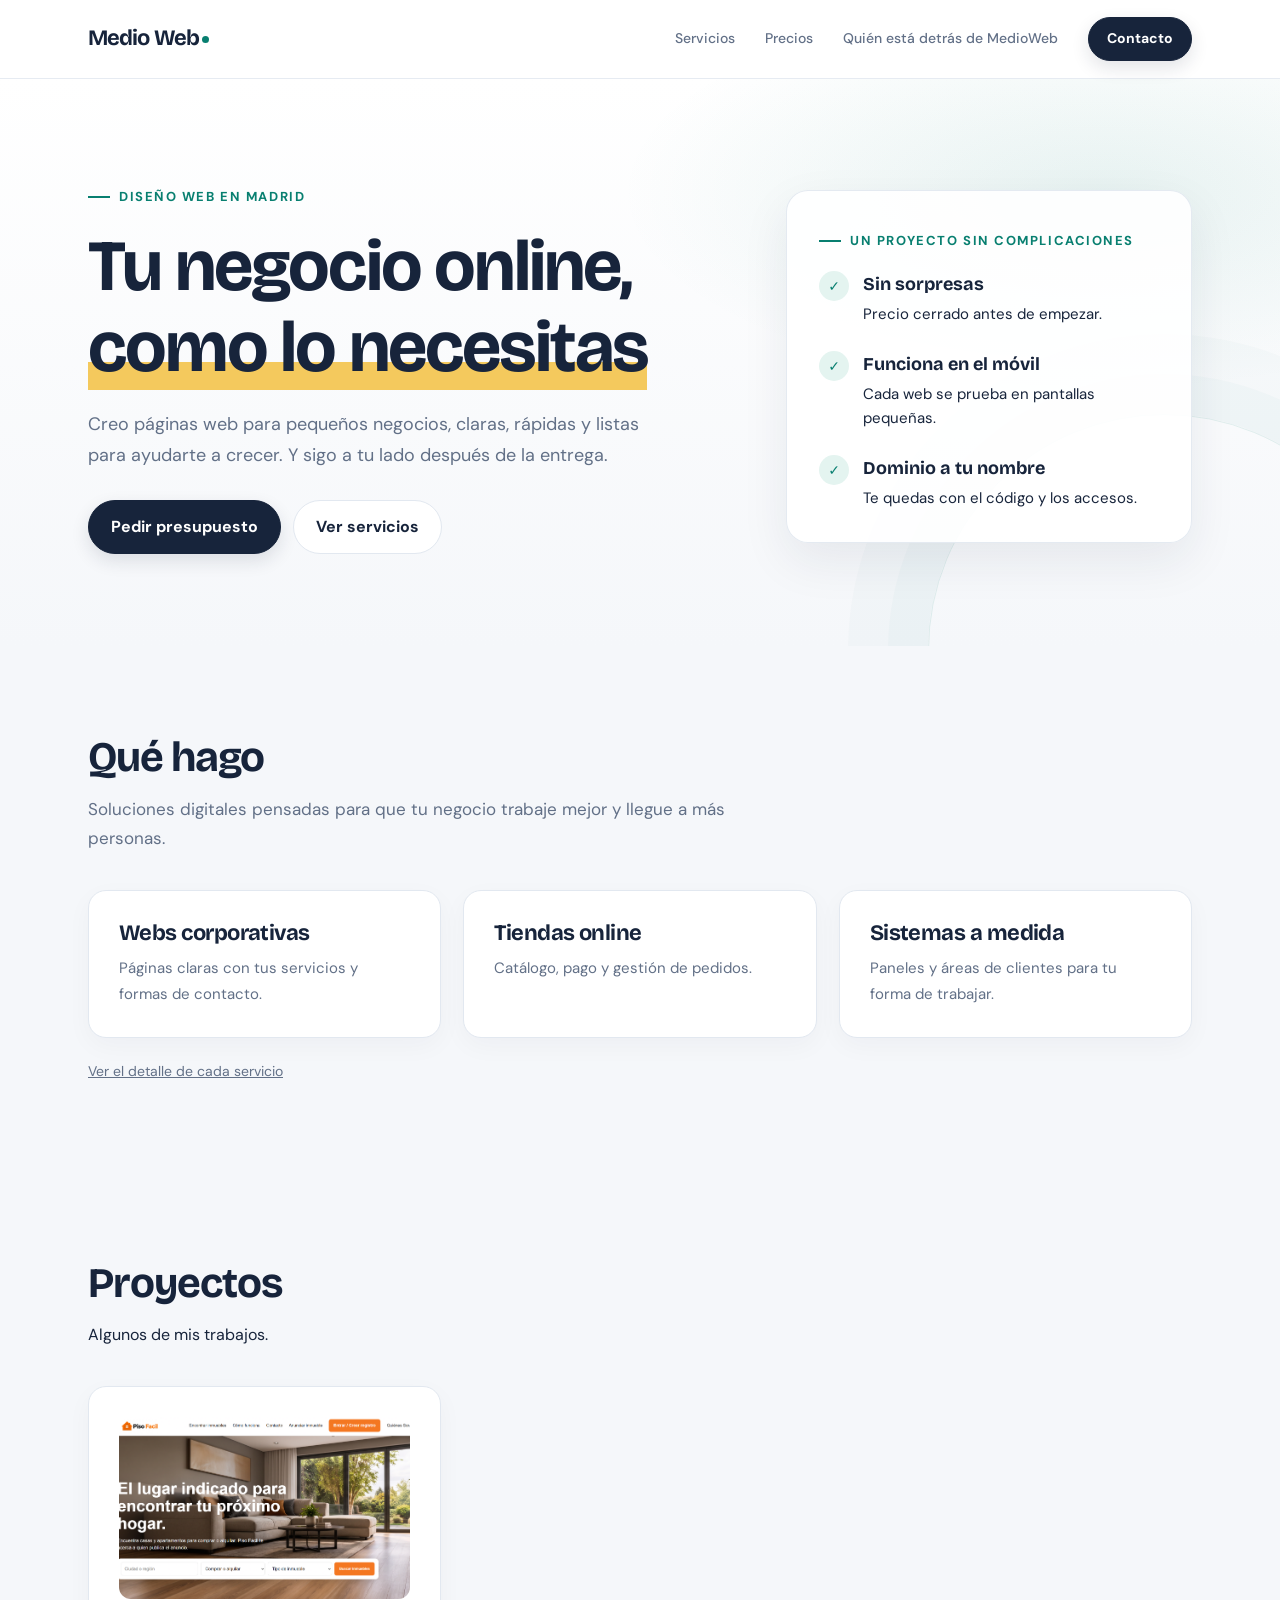
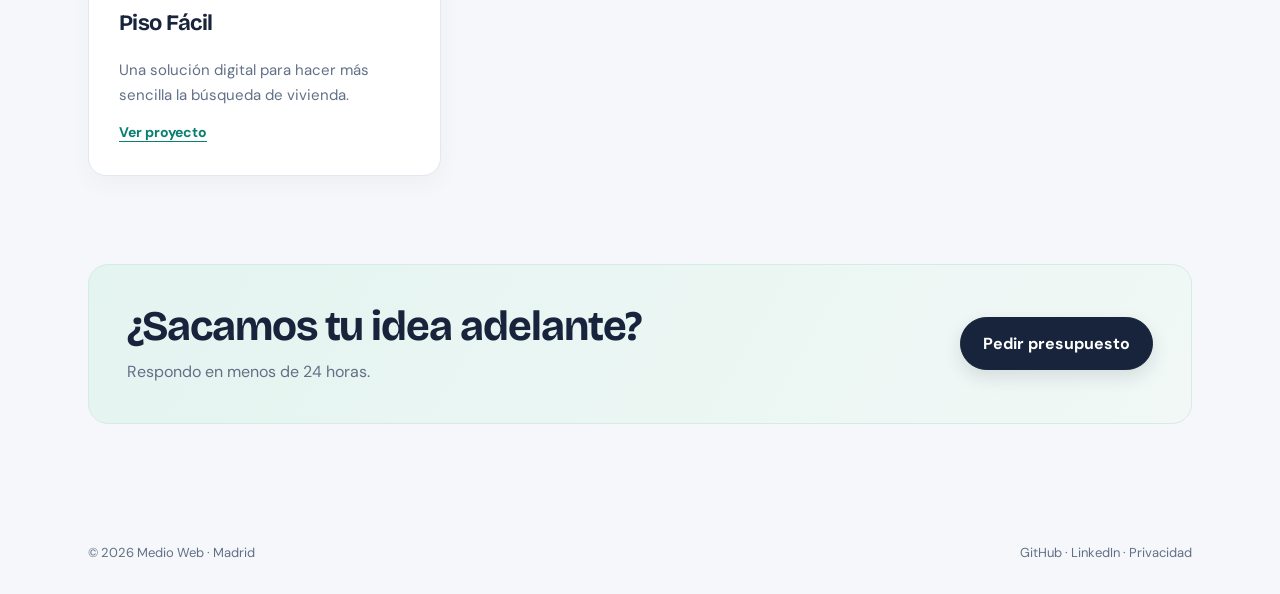
<file: index.html>
<!DOCTYPE html>
<html lang="es">

<head>
  <meta charset="UTF-8">
  <meta name="viewport" content="width=device-width, initial-scale=1">
  <title>Medio Web | Diseño de páginas web en Madrid</title>
  <meta name="description"
    content="Diseño de páginas web, tiendas online y sistemas a medida para pequeños negocios en Madrid. Precio cerrado y acompañamiento tras la entrega.">
  <link rel="canonical" href="https://iranlsjr.github.io/MedioWeb/">
  <link rel="preconnect" href="https://fonts.googleapis.com">
  <link rel="preconnect" href="https://fonts.gstatic.com" crossorigin>
  <link
    href="https://fonts.googleapis.com/css2?family=Bricolage+Grotesque:wght@500;700&family=DM+Sans:wght@400;500&display=swap"
    rel="stylesheet">
  <link rel="stylesheet" href="css/style.css">
  <link rel="stylesheet" href="css/menu.css">
  <script src="Js/site.js" defer></script>
  <script src="Js/menu.js" defer></script>
</head>

<body>
  <header>
    <div class="wrap">
      <a class="logo" href="index.html" data-site="nombre"></a>

      <button class="menu-toggle" type="button" aria-label="Abrir menú" aria-expanded="false" aria-controls="menu">
        <span></span><span></span><span></span>
      </button>

      <nav id="menu" aria-label="Navegación principal">
        <a href="servicios.html">Servicios</a>
        <a href="precios.html">Precios</a>
        <a href="sobre.html">Quién está detrás de MedioWeb</a>
        <a class="btn btn-main btn-sm" href="contacto.html">Contacto</a>
      </nav>
    </div>
  </header>
  <main>
    <section class="hero">
      <div class="wrap">
        <div>
          <span class="eyebrow">Diseño web en Madrid</span>
          <h1>Tu negocio online, <span>como lo necesitas</span></h1>
          <p>Creo páginas web para pequeños negocios, claras, rápidas y listas para ayudarte a crecer. Y sigo a tu lado después de la entrega.</p>
          <div class="actions"><a class="btn btn-main" href="contacto.html">Pedir presupuesto</a><a class="btn btn-line"
              href="servicios.html">Ver servicios</a></div>
        </div>
        <div class="panel">
          <span class="eyebrow">Un proyecto sin complicaciones</span>
          <ul>
            <li><span><strong>Sin sorpresas</strong>Precio cerrado antes de empezar.</span></li>
            <li><span><strong>Funciona en el móvil</strong>Cada web se prueba en pantallas pequeñas.</span></li>
            <li><span><strong>Dominio a tu nombre</strong>Te quedas con el código y los accesos.</span></li>
          </ul>
        </div>
      </div>
    </section>
    <!-- Que  hago -->
    <section>
      <div class="wrap">
        <h2>Qué hago</h2>
        <p class="section-intro">Soluciones digitales pensadas para que tu negocio trabaje mejor y llegue a más personas.</p>
        <div class="grid3">
          <article class="card">
            <h3>Webs corporativas</h3>
            <p>Páginas claras con tus servicios y formas de contacto.</p>
          </article>
          <article class="card">
            <h3>Tiendas online</h3>
            <p>Catálogo, pago y gestión de pedidos.</p>
          </article>
          <article class="card">
            <h3>Sistemas a medida</h3>
            <p>Paneles y áreas de clientes para tu forma de trabajar.</p>
          </article>
        </div>
        <p class="note"><a href="servicios.html">Ver el detalle de cada servicio</a></p>
      </div>
    </section>
    <!-- Que  portfolio -->
<section id="proyectos">
  <div class="wrap">
    <h2>Proyectos</h2>
    <p>Algunos de mis trabajos.</p>

    <div class="grid3">

      <article class="card project">
        <img src="assets/img/projetos/pisofacil.png" alt="Captura del proyecto Piso Fácil" loading="lazy">
        <h3>Piso Fácil</h3>
        <p>Una solución digital para hacer más sencilla la búsqueda de vivienda.</p>
        <a class="button" href="https://iranlsjr.github.io/PisoFacil/" target="_blank" rel="noopener">Ver proyecto</a>
      </article>
    </div>
  </div>
</section>

    <section style="padding-top:0">
      <div class="wrap">
        <div class="band">
          <div>
            <h2 style="margin:0">¿Sacamos tu idea adelante?</h2>
            <p class="lead">Respondo en menos de 24 horas.</p>
          </div><a class="btn btn-main" href="contacto.html">Pedir presupuesto</a>
        </div>
      </div>
    </section>
  </main>
  <footer>
    <div class="wrap">
      <span>© 2026 <span data-site="nombre"></span> · <span data-site="ciudad"></span></span>
      <span data-enlaces></span>
    </div>
  </footer>
</body>

</html>
</file>
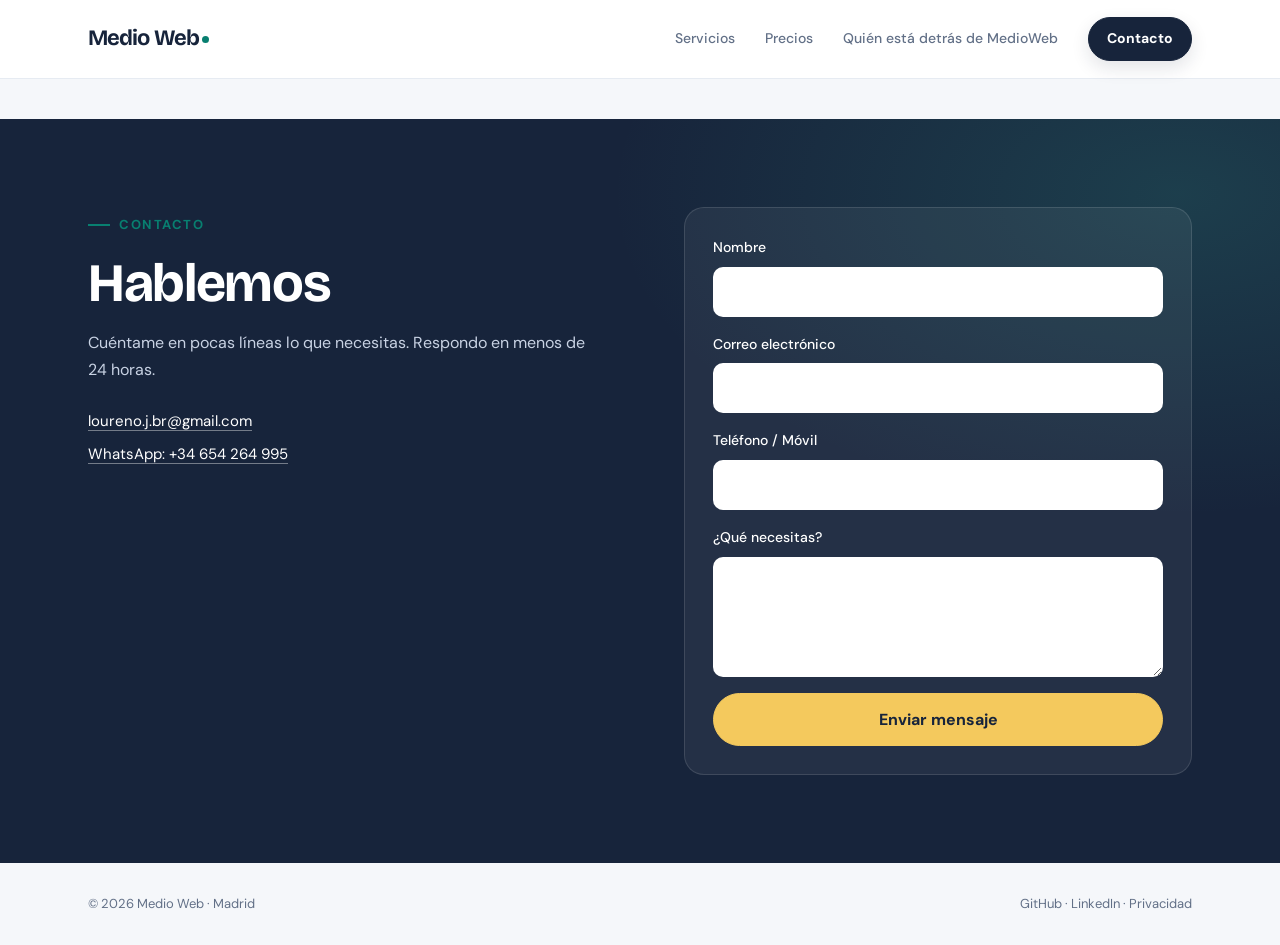
<file: contacto.html>
<!DOCTYPE html>
<html lang="es">
<head>
<meta charset="UTF-8">
<meta name="viewport" content="width=device-width, initial-scale=1">
<title>Contacto | Medio Web</title>
<meta name="description" content="Diseño de páginas web, tiendas online y sistemas a medida para pequeños negocios en Madrid.">
<link rel="preconnect" href="https://fonts.googleapis.com">
<link rel="preconnect" href="https://fonts.gstatic.com" crossorigin>
<link href="https://fonts.googleapis.com/css2?family=Bricolage+Grotesque:wght@500;700&family=DM+Sans:wght@400;500&display=swap" rel="stylesheet">
<link rel="stylesheet" href="css/style.css">
<link rel="stylesheet" href="css/menu.css">
<script src="Js/site.js" defer></script>
<script src="Js/menu.js" defer></script>
</head>
<body>
<header>
  <div class="wrap">
    <a class="logo" href="index.html" data-site="nombre"></a>

    <button class="menu-toggle" type="button" aria-label="Abrir menú" aria-expanded="false" aria-controls="menu">
      <span></span><span></span><span></span>
    </button>

    <nav id="menu" aria-label="Navegación principal">
      <a href="servicios.html">Servicios</a>
      <a href="precios.html">Precios</a>
      <a href="sobre.html">Quién está detrás de MedioWeb</a>
      <a class="btn btn-main btn-sm" href="contacto.html" aria-current="page">Contacto</a>
    </nav>
  </div>
</header>
<main>
<section class="contact" style="margin-top:40px"><div class="wrap">
<div><span class="eyebrow">Contacto</span><h1>Hablemos</h1>
<p class="lead">Cuéntame en pocas líneas lo que necesitas. Respondo en menos de 24 horas.</p>
<div class="alt"><a href="mailto:loureno.j.br@gmail.com">loureno.j.br@gmail.com</a><a href="https://wa.me/34654264995">WhatsApp: +34 654 264 995</a></div></div>
<form action="https://formspree.io/f/xzeddewe" method="POST">
<label>Nombre<input type="text" name="nombre" required autocomplete="name"></label>
<label>Correo electrónico<input type="email" name="email" required autocomplete="email"></label>
<label>Teléfono / Móvil<input type="tel" name="telefono" autocomplete="tel"></label>
<label>¿Qué necesitas?<textarea name="mensaje" required></textarea></label>
<button class="btn btn-main" type="submit">Enviar mensaje</button></form></div></section>
</main>
<footer>
  <div class="wrap">
  <span>© 2026 <span data-site="nombre"></span> · <span data-site="ciudad"></span></span>
  <span data-enlaces></span>
  </div>
</footer>
</body>
</html>
</file>
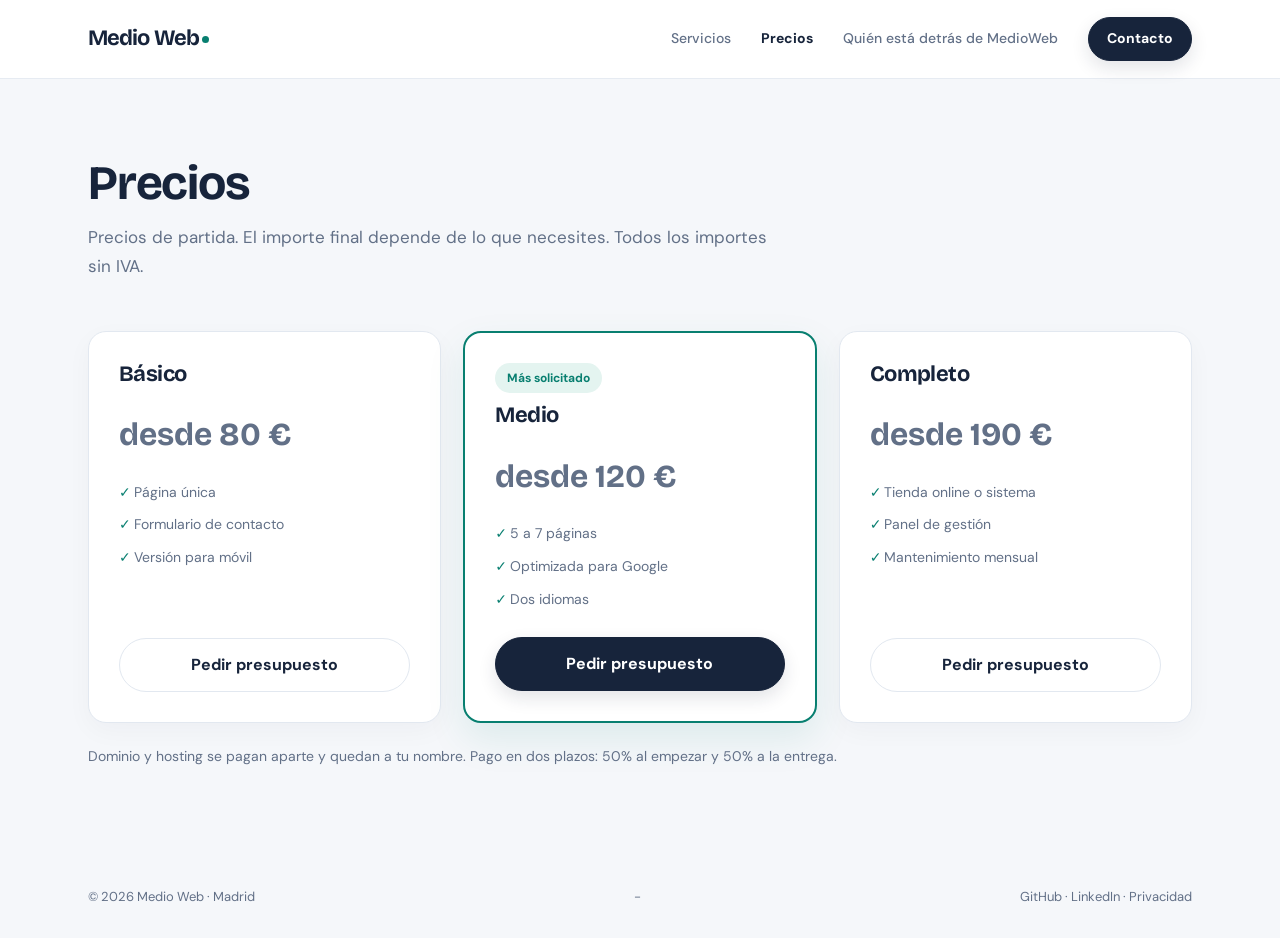
<file: precios.html>
<!DOCTYPE html>
<html lang="es">
<head>
<meta charset="UTF-8">
<meta name="viewport" content="width=device-width, initial-scale=1">
<title>Precios | Medio Web</title>
<meta name="description" content="Diseño de páginas web, tiendas online y sistemas a medida para pequeños negocios en Madrid.">
<link rel="preconnect" href="https://fonts.googleapis.com">
<link rel="preconnect" href="https://fonts.gstatic.com" crossorigin>
<link href="https://fonts.googleapis.com/css2?family=Bricolage+Grotesque:wght@500;700&family=DM+Sans:wght@400;500&display=swap" rel="stylesheet">
<link rel="stylesheet" href="css/style.css">
<link rel="stylesheet" href="css/menu.css">
<script src="Js/site.js" defer></script>
<script src="Js/menu.js" defer></script>
</head>
<body>
<header>
  <div class="wrap">
    <a class="logo" href="index.html" data-site="nombre"></a>

    <button class="menu-toggle" type="button" aria-label="Abrir menú" aria-expanded="false" aria-controls="menu">
      <span></span><span></span><span></span>
    </button>

    <nav id="menu" aria-label="Navegación principal">
      <a href="servicios.html">Servicios</a>
      <a class="ativo" href="precios.html" aria-current="page">Precios</a>
      <a href="sobre.html">Quién está detrás de MedioWeb</a>
      <a class="btn btn-main btn-sm" href="contacto.html">Contacto</a>
    </nav>
  </div>
</header>
<main>
<section class="page-head"><div class="wrap"><h1 style="font-size:clamp(34px,5vw,48px)">Precios</h1><p class="lead">Precios de partida. El importe final depende de lo que necesites. Todos los importes sin IVA.</p></div></section>
<section style="padding-top:32px"><div class="wrap"><div class="grid3" style="margin-top:0"><article class="card price"><h3>Básico</h3><p class="amount">desde 80 €</p><ul><li>Página única</li><li>Formulario de contacto</li><li>Versión para móvil</li></ul><a class="btn btn-line" href="contacto.html">Pedir presupuesto</a></article><article class="card price featured"><span class="tag">Más solicitado</span><h3>Medio</h3><p class="amount">desde 120 €</p><ul><li>5 a 7 páginas</li><li>Optimizada para Google</li><li>Dos idiomas</li></ul><a class="btn btn-main" href="contacto.html">Pedir presupuesto</a></article><article class="card price"><h3>Completo</h3><p class="amount">desde 190 €</p><ul><li>Tienda online o sistema</li><li>Panel de gestión</li><li>Mantenimiento mensual</li></ul><a class="btn btn-line" href="contacto.html">Pedir presupuesto</a></article></div>
<p class="note">Dominio y hosting se pagan aparte y quedan a tu nombre. Pago en dos plazos: 50% al empezar y 50% a la entrega.</p></div></section>
</main>
<footer>
  <div class="wrap">
    <span>© 2026 <span data-site="nombre"></span> · <span data-site="ciudad"></span></span>
   -<span data-enlaces></span>
  </div>
</footer>
</body>
</html>
</file>
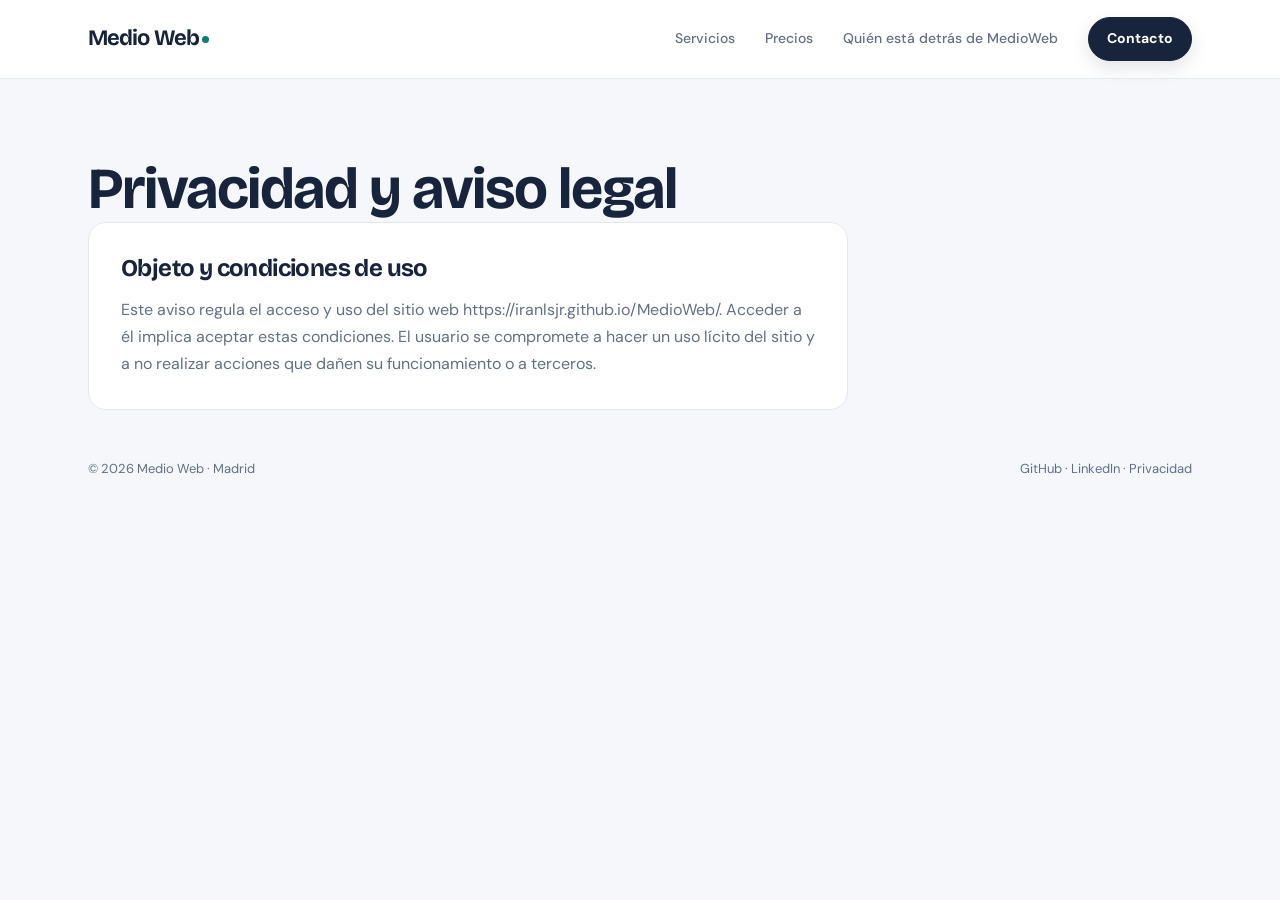
<file: privacidad.html>
<!DOCTYPE html>
<html lang="es">
<head>
<meta charset="UTF-8">
<meta name="viewport" content="width=device-width, initial-scale=1">
<title>Privacidad | Medio Web</title>
<meta name="description" content="Diseño de páginas web, tiendas online y sistemas a medida para pequeños negocios en Madrid.">
<link rel="preconnect" href="https://fonts.googleapis.com">
<link rel="preconnect" href="https://fonts.gstatic.com" crossorigin>
<link href="https://fonts.googleapis.com/css2?family=Bricolage+Grotesque:wght@500;700&family=DM+Sans:wght@400;500&display=swap" rel="stylesheet">
<link rel="stylesheet" href="css/style.css">
<link rel="stylesheet" href="css/menu.css">
<script src="Js/site.js" defer></script>
<script src="Js/menu.js" defer></script>
</head>
<body>
<header>
  <div class="wrap">
    <a class="logo" href="index.html" data-site="nombre"></a>

    <button class="menu-toggle" type="button" aria-label="Abrir menú" aria-expanded="false" aria-controls="menu">
      <span></span><span></span><span></span>
    </button>

    <nav id="menu" aria-label="Navegación principal">
      <a href="servicios.html">Servicios</a>
      <a href="precios.html">Precios</a>
      <a href="sobre.html">Quién está detrás de MedioWeb</a>
      <a class="btn btn-main btn-sm" href="contacto.html">Contacto</a>
    </nav>
  </div>
</header>
<main>
<section class="page-head"><div class="wrap"><h1>Privacidad y aviso legal</h1>
<div class="legal-copy"><h2>Objeto y condiciones de uso</h2>
<p>Este aviso regula el acceso y uso del sitio web https://iranlsjr.github.io/MedioWeb/. Acceder a él implica aceptar estas condiciones. El usuario se compromete a hacer un uso lícito del sitio y a no realizar acciones que dañen su funcionamiento o a terceros.</p></div></div></section>
</main>
<footer>
  <div class="wrap">
     <span>© 2026 <span data-site="nombre"></span> · <span data-site="ciudad"></span></span>
     <span data-enlaces></span>
  </div>
</footer>
</body>
</html>
</file>
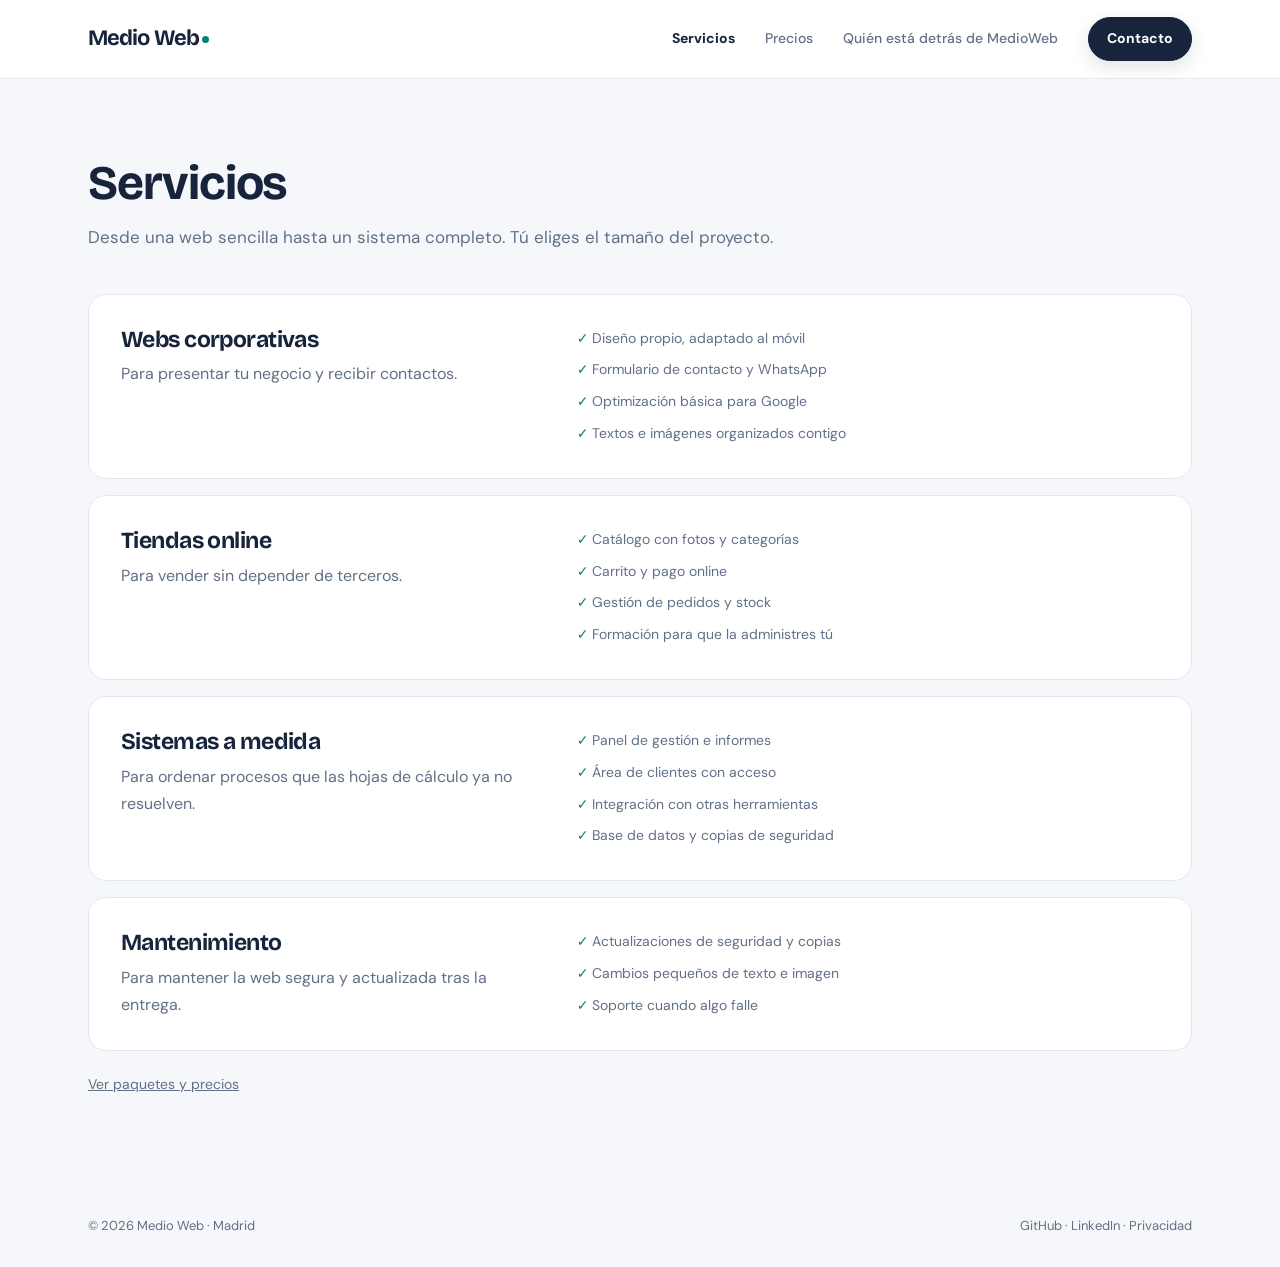
<file: servicios.html>
<!DOCTYPE html>
<html lang="es">
<head>
<meta charset="UTF-8">
<meta name="viewport" content="width=device-width, initial-scale=1">
<title>Servicios | Medio Web</title>
<meta name="description" content="Diseño de páginas web, tiendas online y sistemas a medida para pequeños negocios en Madrid.">
<link rel="preconnect" href="https://fonts.googleapis.com">
<link rel="preconnect" href="https://fonts.gstatic.com" crossorigin>
<link href="https://fonts.googleapis.com/css2?family=Bricolage+Grotesque:wght@500;700&family=DM+Sans:wght@400;500&display=swap" rel="stylesheet">
<link rel="stylesheet" href="css/style.css">
<link rel="stylesheet" href="css/menu.css">
<script src="Js/site.js" defer></script>
<script src="Js/menu.js" defer></script>
</head>
<body>
<header>
  <div class="wrap">
    <a class="logo" href="index.html" data-site="nombre"></a>

    <button class="menu-toggle" type="button" aria-label="Abrir menú" aria-expanded="false" aria-controls="menu">
      <span></span><span></span><span></span>
    </button>

    <nav id="menu" aria-label="Navegación principal">
      <a class="ativo" href="servicios.html" aria-current="page">Servicios</a>
      <a href="precios.html">Precios</a>
      <a href="sobre.html">Quién está detrás de MedioWeb</a>
      <a class="btn btn-main btn-sm" href="contacto.html">Contacto</a>
    </nav>
  </div>
</header>
<main>
<section class="page-head"><div class="wrap"><h1 style="font-size:clamp(34px,5vw,48px)">Servicios</h1><p class="lead">Desde una web sencilla hasta un sistema completo. Tú eliges el tamaño del proyecto.</p></div></section>
<section style="padding-top:24px"><div class="wrap"><div class="detail"><div><h3>Webs corporativas</h3><p class="lead">Para presentar tu negocio y recibir contactos.</p></div><ul><li>Diseño propio, adaptado al móvil</li><li>Formulario de contacto y WhatsApp</li><li>Optimización básica para Google</li><li>Textos e imágenes organizados contigo</li></ul></div><div class="detail"><div><h3>Tiendas online</h3><p class="lead">Para vender sin depender de terceros.</p></div><ul><li>Catálogo con fotos y categorías</li><li>Carrito y pago online</li><li>Gestión de pedidos y stock</li><li>Formación para que la administres tú</li></ul></div><div class="detail"><div><h3>Sistemas a medida</h3><p class="lead">Para ordenar procesos que las hojas de cálculo ya no resuelven.</p></div><ul><li>Panel de gestión e informes</li><li>Área de clientes con acceso</li><li>Integración con otras herramientas</li><li>Base de datos y copias de seguridad</li></ul></div><div class="detail"><div><h3>Mantenimiento</h3><p class="lead">Para mantener la web segura y actualizada tras la entrega.</p></div><ul><li>Actualizaciones de seguridad y copias</li><li>Cambios pequeños de texto e imagen</li><li>Soporte cuando algo falle</li></ul></div><p class="note"><a href="precios.html">Ver paquetes y precios</a></p></div></section>
</main>
<footer>
  <div class="wrap">
    <span>© 2026 <span data-site="nombre"></span> · <span data-site="ciudad"></span></span>
    <span data-enlaces></span>
  </div>
</footer>
</body>
</html>
</file>
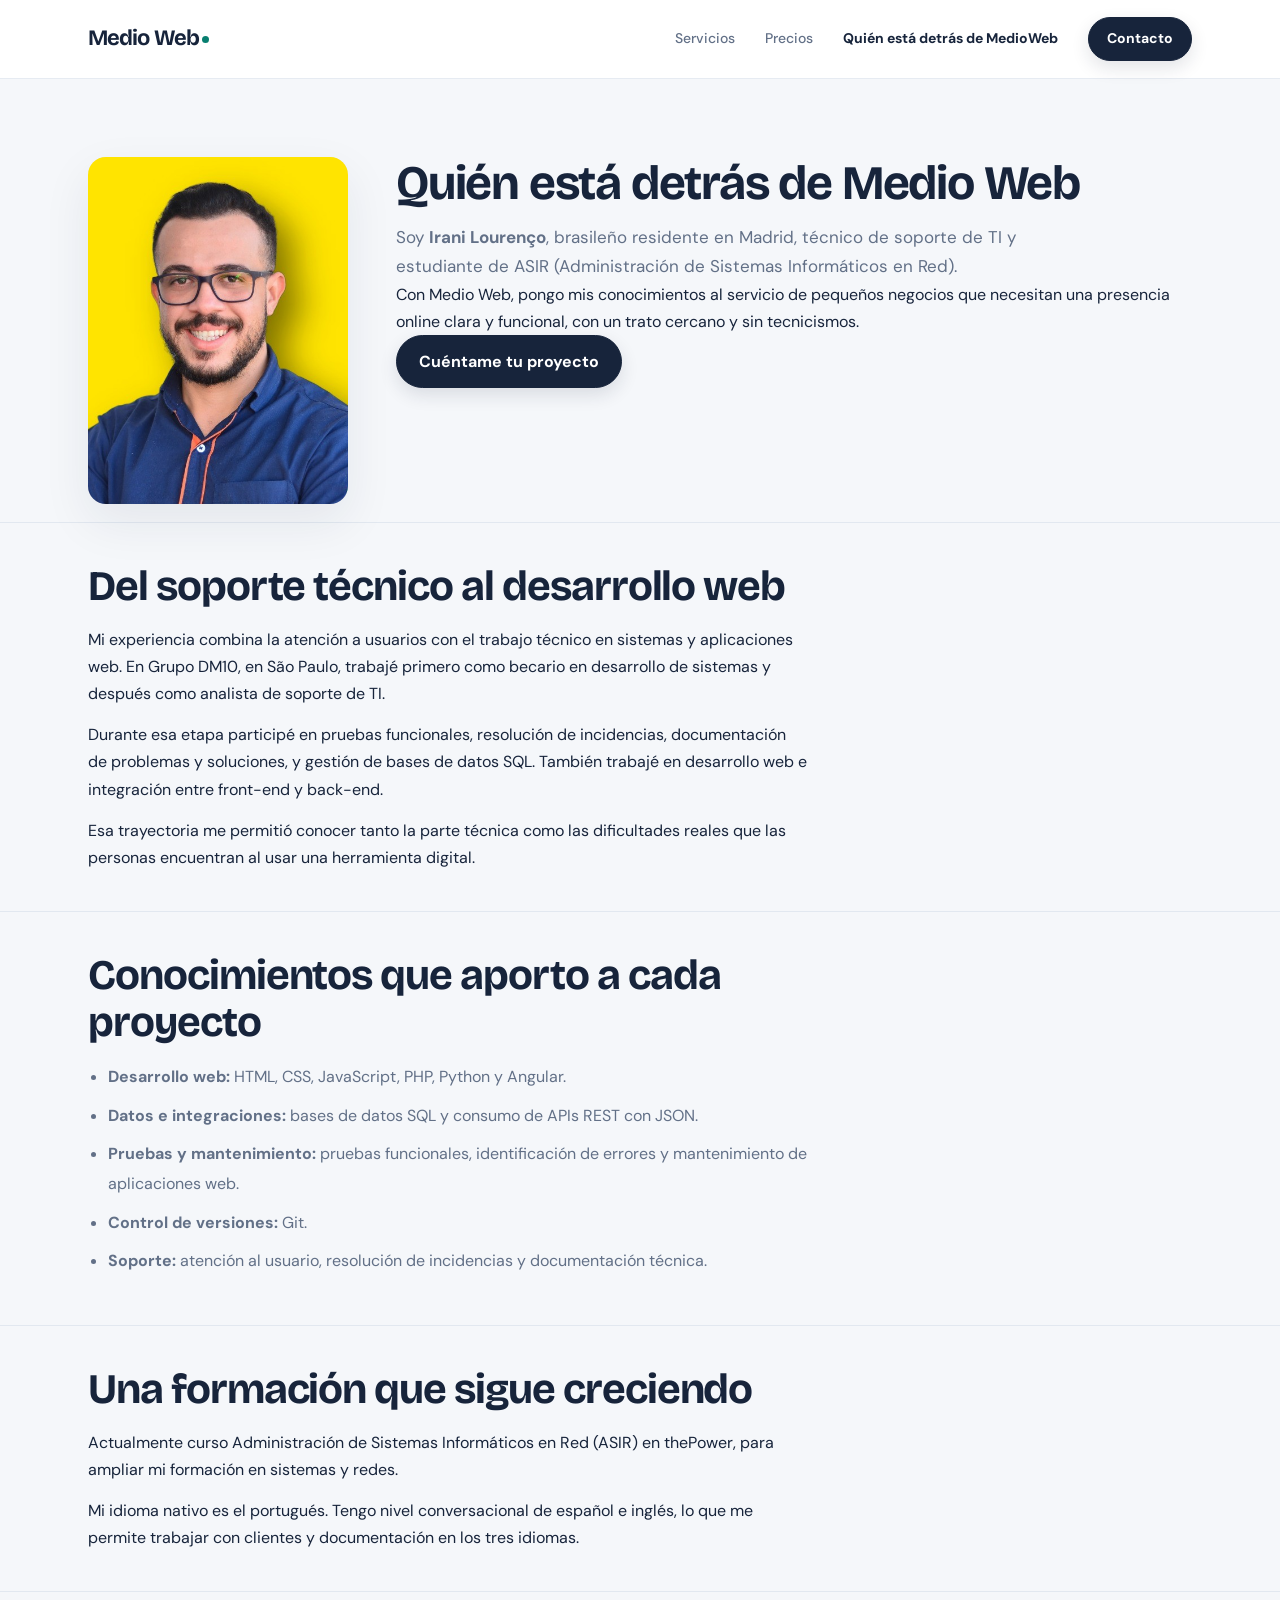
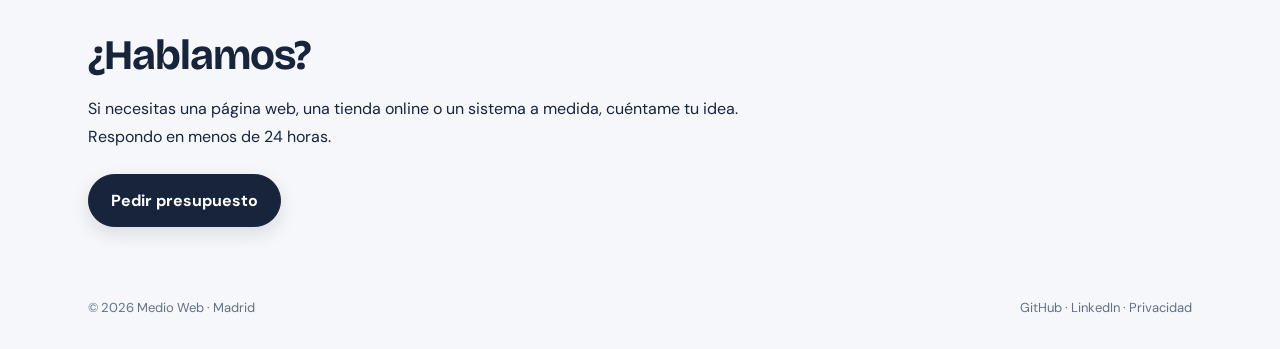
<file: sobre.html>
<!DOCTYPE html>
<html lang="es">
<head>
<meta charset="UTF-8">
<meta name="viewport" content="width=device-width, initial-scale=1">
<title>Sobre mí | Iran Lourenço — Medio Web</title>
<meta name="description" content="Conoce a Iran Lourenço, técnico de soporte de TI y estudiante de ASIR en Madrid, con experiencia en desarrollo web, bases de datos SQL y pruebas de sistemas.">
<link rel="canonical" href="https://iranlsjr.github.io/MedioWeb/sobre.html">
<link rel="preconnect" href="https://fonts.googleapis.com">
<link rel="preconnect" href="https://fonts.gstatic.com" crossorigin>
<link href="https://fonts.googleapis.com/css2?family=Bricolage+Grotesque:wght@500;700&family=DM+Sans:wght@400;500&display=swap" rel="stylesheet">
<link rel="stylesheet" href="css/style.css">
<link rel="stylesheet" href="css/menu.css">
<style>
  /* ── Layout foto + texto ── */
  .sobre-presentacion {
    display: flex;
    align-items: flex-start;
    gap: 48px;
  }

  .sobre-foto {
    flex: 0 0 260px;
    margin: 0;
  }

  .sobre-foto img {
    display: block;
    width: 100%;
    height: auto;
    aspect-ratio: 3 / 4;
    object-fit: cover;
    object-position: center top;
    border-radius: 18px;
    background: #e8e8e8;
  }

  .sobre-intro {
    flex: 1;
    min-width: 0;
  }

  /* ── Secciones de contenido ── */
  .sobre-seccion {
    padding: 40px 0;
    border-top: 1px solid var(--line);
  }

  .sobre-seccion:first-of-type {
    border-top: none;
  }

  .sobre-seccion h2 {
    margin-top: 0;
    margin-bottom: 16px;
  }

  .sobre-seccion ul {
    padding-left: 20px;
    margin: 0;
  }

  .sobre-seccion ul li {
    margin-bottom: 8px;
  }

  .sobre-seccion .btn {
    margin-top: 24px;
    display: inline-block;
  }

  /* ── Responsive: celular ── */
  @media (max-width: 700px) {
    .sobre-presentacion {
      flex-direction: column;
      gap: 24px;
    }

    .sobre-foto {
      flex: none;
      width: min(100%, 220px);
    }
  }
</style>
<script src="Js/site.js" defer></script>
<script src="Js/menu.js" defer></script>
</head>
<body>

<header>
  <div class="wrap">
    <a class="logo" href="index.html" data-site="nombre"></a>

    <button class="menu-toggle" type="button" aria-label="Abrir menú" aria-expanded="false" aria-controls="menu">
      <span></span><span></span><span></span>
    </button>

    <nav id="menu" aria-label="Navegación principal">
      <a href="servicios.html">Servicios</a>
      <a href="precios.html">Precios</a>
      <a class="ativo" href="sobre.html" aria-current="page">Quién está detrás de MedioWeb</a>
      <a class="btn btn-main btn-sm" href="contacto.html">Contacto</a>
    </nav>
  </div>
</header>

<main>

  <!-- ── Presentación con foto ── -->
  <section class="page-head">
    <div class="wrap">
      <div class="sobre-presentacion">

        <figure class="sobre-foto">
          <!--
            Guarda tu foto con el nombre iran.jpg
            en la misma carpeta que sobre.html.
            Si usas otro nombre, cambia el valor de src.
          -->
          <img
            src="img/foto.jpeg"
            alt="Retrato de Iran Lourenço"
            width="260"
            height="347"
          >
        </figure>

        <div class="sobre-intro">
          <h1 style="font-size:clamp(28px,5vw,48px); margin-top:0">
            Quién está detrás de Medio Web
          </h1>
          <p class="lead">
            Soy <strong>Irani Lourenço</strong>, brasileño residente en Madrid,
            técnico de soporte de TI y estudiante de ASIR (Administración
            de Sistemas Informáticos en Red).
          </p>
          <p>
            Con Medio Web, pongo mis conocimientos al servicio de pequeños
            negocios que necesitan una presencia online clara y funcional,
            con un trato cercano y sin tecnicismos.
          </p>
          <a class="btn btn-main" href="contacto.html">Cuéntame tu proyecto</a>
        </div>

      </div>
    </div>
  </section>

  <!-- ── Trayectoria ── -->
  <section class="sobre-seccion">
    <div class="wrap">
      <div style="max-width:720px">
        <h2>Del soporte técnico al desarrollo web</h2>
        <p>
          Mi experiencia combina la atención a usuarios con el trabajo técnico
          en sistemas y aplicaciones web. En Grupo DM10, en São Paulo, trabajé
          primero como becario en desarrollo de sistemas y después como analista
          de soporte de TI.
        </p>
        <p>
          Durante esa etapa participé en pruebas funcionales, resolución de
          incidencias, documentación de problemas y soluciones, y gestión de
          bases de datos SQL. También trabajé en desarrollo web e integración
          entre front-end y back-end.
        </p>
        <p>
          Esa trayectoria me permitió conocer tanto la parte técnica como las
          dificultades reales que las personas encuentran al usar una
          herramienta digital.
        </p>
      </div>
    </div>
  </section>

  <!-- ── Conocimientos ── -->
  <section class="sobre-seccion">
    <div class="wrap">
      <div style="max-width:720px">
        <h2>Conocimientos que aporto a cada proyecto</h2>
        <ul>
          <li><strong>Desarrollo web:</strong> HTML, CSS, JavaScript, PHP, Python y Angular.</li>
          <li><strong>Datos e integraciones:</strong> bases de datos SQL y consumo de APIs REST con JSON.</li>
          <li><strong>Pruebas y mantenimiento:</strong> pruebas funcionales, identificación de errores y mantenimiento de aplicaciones web.</li>
          <li><strong>Control de versiones:</strong> Git.</li>
          <li><strong>Soporte:</strong> atención al usuario, resolución de incidencias y documentación técnica.</li>
        </ul>
      </div>
    </div>
  </section>

  <!-- ── Formación ── -->
  <section class="sobre-seccion">
    <div class="wrap">
      <div style="max-width:720px">
        <h2>Una formación que sigue creciendo</h2>
        <p>
          Actualmente curso Administración de Sistemas Informáticos en Red
          (ASIR) en thePower, para ampliar mi formación en sistemas y redes.
        </p>
        <p>
          Mi idioma nativo es el portugués. Tengo nivel conversacional de
          español e inglés, lo que me permite trabajar con clientes y
          documentación en los tres idiomas.
        </p>
      </div>
    </div>
  </section>

  <!-- ── CTA final ── -->
  <section class="sobre-seccion">
    <div class="wrap">
      <div style="max-width:720px">
        <h2>¿Hablamos?</h2>
        <p>
          Si necesitas una página web, una tienda online o un sistema a medida,
          cuéntame tu idea. Respondo en menos de 24 horas.
        </p>
        <a class="btn btn-main" href="contacto.html">Pedir presupuesto</a>
      </div>
    </div>
  </section>

</main>

<footer>
  <div class="wrap">
    <span>© 2026 <span data-site="nombre"></span> · <span data-site="ciudad"></span></span>
   <span data-enlaces></span>
  </div>
</footer>

<script type="module" src="https://static.cloudflareinsights.com/beacon.min.js/v4bc70e2c01a94c73b74392e4234840661791215815920" integrity="sha512-L0ha0OXavK/8okipN9F8BtP84dg9DUhPERbBXzwI6dgTA55d2+yweo3pn5CSFYs45/r8md2+xvUPtTdvTNRfjA==" data-cf-beacon='{"version":"2024.11.0","token":"f0f03d0605bf45f1a3b17cf7d5e6861f","spa":2}' crossorigin="anonymous"></script>
</body>
</html>
</file>
<file: css/style.css>
:root {
  --ink: #17243b;
  --muted: #627087;
  --bg: #f5f7fa;
  --card: #fff;
  --line: #e2e8f0;
  --teal: #087f70;
  --teal-soft: #e4f4f0;
  --sun: #f4c95d;
  --head: 'Bricolage Grotesque', Georgia, serif;
  --body: 'DM Sans', system-ui, sans-serif;
  --shadow: 0 18px 48px rgba(23, 36, 59, .08);
}

* {
  box-sizing: border-box;
  margin: 0;
}

html {
  scroll-behavior: smooth;
}

body {
  background: var(--bg);
  color: var(--ink);
  font-family: var(--body);
  font-size: 16px;
  line-height: 1.7;
  -webkit-font-smoothing: antialiased;
}

a {
  color: inherit;
}

:focus-visible {
  outline: 3px solid var(--teal);
  outline-offset: 4px;
}

.wrap {
  width: min(1160px, 100%);
  margin: 0 auto;
  padding: 0 28px;
}

h1,
h2,
h3 {
  font-family: var(--head);
  font-weight: 700;
  line-height: 1.12;
  letter-spacing: -.025em;
}

h1 {
  font-size: clamp(42px, 6vw, 72px);
}

h2 {
  margin-bottom: 14px;
  font-size: clamp(30px, 4vw, 42px);
}

section {
  padding: 88px 0;
}

.lead,
.section-intro {
  max-width: 58ch;
  color: var(--muted);
}

.eyebrow {
  display: inline-flex;
  align-items: center;
  gap: 9px;
  margin-bottom: 18px;
  color: var(--teal);
  font-size: 13px;
  font-weight: 700;
  letter-spacing: .12em;
  text-transform: uppercase;
}

.eyebrow::before {
  width: 22px;
  height: 2px;
  background: currentColor;
  content: "";
}

header {
  position: sticky;
  z-index: 20;
  top: 0;
  border-bottom: 1px solid rgba(226, 232, 240, .85);
  background: rgba(255, 255, 255, .92);
  backdrop-filter: blur(14px);
}

header .wrap {
  display: flex;
  min-height: 78px;
  align-items: center;
  justify-content: space-between;
}

.logo {
  position: relative;
  color: var(--ink);
  font-family: var(--head);
  font-size: 22px;
  font-weight: 700;
  letter-spacing: -.04em;
  text-decoration: none;
}

.logo::after {
  display: inline-block;
  width: 7px;
  height: 7px;
  margin: 0 0 2px 3px;
  border-radius: 50%;
  background: var(--teal);
  content: "";
}

nav {
  display: flex;
  align-items: center;
  gap: 30px;
  font-size: 14px;
}

nav a {
  color: var(--muted);
  font-weight: 500;
  text-decoration: none;
  transition: color .2s ease;
}

nav a:hover,
nav a.ativo {
  color: var(--ink);
}

nav a.ativo {
  font-weight: 700;
}

.btn {
  display: inline-flex;
  min-height: 48px;
  align-items: center;
  justify-content: center;
  padding: 12px 22px;
  border: 1px solid var(--ink);
  border-radius: 999px;
  font-weight: 700;
  text-decoration: none;
  transition: transform .2s ease, background .2s ease, border-color .2s ease, box-shadow .2s ease;
}

.btn:hover {
  transform: translateY(-2px);
}

.btn-main {
  border-color: var(--ink);
  background: var(--ink);
  box-shadow: 0 7px 18px rgba(23, 36, 59, .12);
  color: #fff;
}

.btn-main:hover {
  border-color: var(--teal);
  background: var(--teal);
  box-shadow: 0 9px 22px rgba(8, 127, 112, .2);
}

.btn-line {
  border-color: var(--line);
  background: #fff;
}

.btn-line:hover {
  border-color: var(--ink);
  background: var(--ink);
  color: #fff;
}

.btn-sm {
  min-height: 42px;
  padding: 9px 18px;
  font-size: 14px;
}

.hero {
  position: relative;
  overflow: hidden;
  padding: 100px 0 92px;
  background:
    radial-gradient(ellipse at 86% 20%, rgba(8, 127, 112, .09), transparent 31%),
    linear-gradient(180deg, #fff 0%, #f5f7fa 100%);
}

.hero::after {
  position: absolute;
  right: -120px;
  bottom: -240px;
  width: 470px;
  height: 470px;
  border: 1px solid rgba(8, 127, 112, .1);
  border-radius: 50%;
  box-shadow: 0 0 0 40px rgba(8, 127, 112, .025), 0 0 0 80px rgba(8, 127, 112, .02);
  content: "";
  pointer-events: none;
}

.hero .wrap {
  position: relative;
  z-index: 1;
  display: grid;
  grid-template-columns: 1.2fr .8fr;
  align-items: center;
  gap: clamp(40px, 7vw, 92px);
}

.hero h1 {
  max-width: 740px;
  margin-bottom: 22px;
}

.hero h1 span {
  background: linear-gradient(transparent 68%, var(--sun) 68%);
}

.hero p {
  max-width: 48ch;
  margin-bottom: 30px;
  color: var(--muted);
  font-size: 18px;
}

.hero .actions {
  display: flex;
  flex-wrap: wrap;
  gap: 12px;
}

.panel {
  padding: 32px;
  border: 1px solid rgba(226, 232, 240, .9);
  border-radius: 22px;
  background: rgba(255, 255, 255, .9);
  box-shadow: var(--shadow);
}

.panel ul {
  display: grid;
  gap: 24px;
  padding: 0;
  list-style: none;
}

.panel li {
  display: flex;
  align-items: flex-start;
  gap: 14px;
  font-size: 15px;
  line-height: 1.6;
}

.panel li::before {
  display: grid;
  width: 30px;
  height: 30px;
  flex: 0 0 30px;
  place-items: center;
  margin-top: 1px;
  border-radius: 50%;
  background: var(--teal-soft);
  color: var(--teal);
  content: "✓";
  font-size: 14px;
  font-weight: 700;
}

.panel strong {
  display: block;
  margin-bottom: 3px;
  color: var(--ink);
  font-family: var(--head);
  font-size: 18px;
}

.section-intro {
  font-size: 17px;
}

.grid3 {
  display: grid;
  grid-template-columns: repeat(3, minmax(0, 1fr));
  gap: 22px;
  margin-top: 38px;
}

.card {
  padding: 30px;
  border: 1px solid var(--line);
  border-radius: 18px;
  background: var(--card);
  box-shadow: 0 8px 26px rgba(23, 36, 59, .035);
  transition: transform .22s ease, box-shadow .22s ease, border-color .22s ease;
}

.card:hover {
  transform: translateY(-4px);
  border-color: #cbd8e2;
  box-shadow: var(--shadow);
}

.card h3 {
  margin-bottom: 10px;
  font-size: 22px;
}

.card p {
  color: var(--muted);
  font-size: 15px;
}

.steps {
  display: grid;
  grid-template-columns: repeat(4, minmax(0, 1fr));
  gap: 22px;
  margin-top: 38px;
  counter-reset: s;
}

.step {
  padding-top: 18px;
  border-top: 2px solid var(--line);
  counter-increment: s;
}

.step::before {
  display: inline-grid;
  width: 34px;
  height: 34px;
  place-items: center;
  margin-bottom: 14px;
  border-radius: 50%;
  background: var(--teal-soft);
  color: var(--teal);
  content: counter(s, decimal-leading-zero);
  font-size: 13px;
  font-weight: 700;
}

.step h3 {
  margin-bottom: 6px;
  font-size: 19px;
}

.step p {
  color: var(--muted);
  font-size: 14px;
}

.price {
  display: flex;
  flex-direction: column;
}

.price .amount {
  margin: 12px 0 18px;
  font-family: var(--head);
  font-size: 32px;
  font-weight: 700;
}

.price ul {
  display: grid;
  gap: 9px;
  margin-bottom: 26px;
  padding: 0;
  color: var(--muted);
  font-size: 14px;
  list-style: none;
}

.price li::before {
  color: var(--teal);
  content: "✓  ";
  font-weight: 700;
}

.price .btn {
  width: 100%;
  margin-top: auto;
}

.price.featured {
  border: 2px solid var(--teal);
  box-shadow: 0 16px 38px rgba(8, 127, 112, .1);
}

.tag {
  align-self: flex-start;
  padding: 5px 12px;
  border-radius: 999px;
  background: var(--teal-soft);
  color: var(--teal);
  font-size: 12px;
  font-weight: 700;
}

.price.featured .tag {
  margin-bottom: 10px;
}

.note {
  margin-top: 22px;
  color: var(--muted);
  font-size: 14px;
}

.contact {
  margin-top: 40px;
  background:
    radial-gradient(ellipse at 92% 10%, rgba(51, 166, 146, .2), transparent 34%),
    var(--ink);
  color: #fff;
}

.contact .lead {
  color: #c8d2e3;
}

.contact .wrap {
  display: grid;
  grid-template-columns: 1fr 1fr;
  align-items: start;
  gap: clamp(36px, 7vw, 88px);
}

.contact h1 {
  margin-bottom: 14px;
  font-size: clamp(38px, 5vw, 54px);
}

form {
  display: grid;
  gap: 16px;
  padding: 28px;
  border: 1px solid rgba(255, 255, 255, .12);
  border-radius: 20px;
  background: rgba(255, 255, 255, .06);
}

label {
  display: grid;
  gap: 7px;
  font-size: 14px;
  font-weight: 500;
}

input,
textarea {
  width: 100%;
  padding: 12px 14px;
  border: 1px solid rgba(255, 255, 255, .16);
  border-radius: 10px;
  background: #fff;
  color: var(--ink);
  font: inherit;
}

input:focus,
textarea:focus {
  border-color: var(--sun);
  outline: 3px solid rgba(244, 201, 93, .26);
}

textarea {
  min-height: 120px;
  resize: vertical;
}

.contact .btn-main {
  border-color: var(--sun);
  background: var(--sun);
  box-shadow: none;
  color: var(--ink);
  cursor: pointer;
  font: inherit;
  font-weight: 700;
}

.contact .btn-main:hover {
  border-color: #fff;
  background: #fff;
}

.alt {
  display: grid;
  gap: 8px;
  margin-top: 26px;
  font-size: 15px;
}

.alt a {
  width: fit-content;
  color: #fff;
  text-decoration-color: rgba(255, 255, 255, .4);
  text-underline-offset: 4px;
}

footer {
  padding: 30px 0;
  color: var(--muted);
  font-size: 13px;
}

footer .wrap {
  display: flex;
  flex-wrap: wrap;
  justify-content: space-between;
  gap: 12px 24px;
}

footer a {
  text-decoration: none;
}

footer a:hover {
  color: var(--ink);
}

.page-head {
  padding: 78px 0 18px;
}

.page-head h1 {
  font-size: clamp(38px, 5vw, 58px);
}

.page-head .lead {
  margin-top: 12px;
  font-size: 17px;
}

.detail {
  display: grid;
  grid-template-columns: 1fr 1.4fr;
  gap: 40px;
  padding: 32px;
  border: 1px solid var(--line);
  border-radius: 18px;
  background: var(--card);
}

.detail + .detail {
  margin-top: 16px;
}

.detail h3 {
  margin-bottom: 8px;
  font-size: 23px;
}

.detail ul {
  display: grid;
  gap: 8px;
  padding: 0;
  color: var(--muted);
  font-size: 14px;
  list-style: none;
}

.detail li::before {
  color: var(--teal);
  content: "✓  ";
  font-weight: 700;
}

.band {
  display: flex;
  align-items: center;
  justify-content: space-between;
  gap: 20px;
  flex-wrap: wrap;
  padding: 38px;
  border: 1px solid #d5ece5;
  border-radius: 20px;
  background: linear-gradient(120deg, #e4f4f0, #f1f8f6);
}

.band .lead {
  margin-top: 8px;
}

.project {
  display: flex;
  flex-direction: column;
  gap: 12px;
  overflow: hidden;
}

.project img {
  display: block;
  width: 100%;
  aspect-ratio: 16 / 10;
  border-radius: 12px;
  object-fit: cover;
}

.project p {
  flex: 1;
  margin: 0;
}

.project .button {
  align-self: flex-start;
  color: var(--teal);
  font-size: 14px;
  font-weight: 700;
  text-decoration-thickness: 1px;
  text-underline-offset: 4px;
}

.sobre-foto img {
  border-radius: 18px;
  box-shadow: var(--shadow);
}

.sobre-seccion {
  border-top-color: var(--line);
}

.sobre-seccion p + p {
  margin-top: 14px;
}

.sobre-seccion ul {
  color: var(--muted);
  line-height: 1.9;
}

.legal-copy {
  max-width: 760px;
  padding: 32px;
  border: 1px solid var(--line);
  border-radius: 18px;
  background: var(--card);
}

.legal-copy h2 {
  font-size: 24px;
}

.legal-copy p {
  color: var(--muted);
}

@media (max-width: 900px) {
  .hero .wrap {
    grid-template-columns: 1fr 1fr;
    gap: 36px;
  }

  nav {
    gap: 18px;
  }
}

@media (max-width: 820px) {
  section {
    padding: 64px 0;
  }

  .hero {
    padding: 74px 0 68px;
  }

  .hero .wrap,
  .contact .wrap {
    grid-template-columns: 1fr;
  }

  .hero .wrap {
    gap: 34px;
  }

  .grid3 {
    grid-template-columns: 1fr;
    gap: 16px;
  }

  .steps {
    grid-template-columns: 1fr 1fr;
    gap: 24px 18px;
  }

  .page-head {
    padding-top: 56px;
  }

  .detail {
    grid-template-columns: 1fr;
    gap: 14px;
  }

  .contact {
    margin-top: 20px;
  }
}

@media (max-width: 520px) {
  .wrap {
    padding-right: 20px;
    padding-left: 20px;
  }

  header .wrap {
    min-height: 70px;
  }

  .hero {
    padding: 62px 0 54px;
  }

  .hero h1 {
    font-size: clamp(40px, 12vw, 56px);
  }

  .hero p {
    font-size: 16px;
  }

  .hero .actions {
    align-items: stretch;
    flex-direction: column;
  }

  .hero .actions .btn {
    width: 100%;
  }

  .panel,
  form,
  .detail,
  .legal-copy {
    padding: 24px;
  }

  .steps {
    grid-template-columns: 1fr;
  }

  .band {
    padding: 26px;
  }

  .band .btn {
    width: 100%;
  }

  .sobre-presentacion {
    gap: 28px;
  }
}

@media (prefers-reduced-motion: reduce) {
  *,
  *::before,
  *::after {
    scroll-behavior: auto !important;
    transition-duration: .01ms !important;
  }
}
</file>
<file: css/menu.css>
/* Menú hamburguesa — cargar DESPUÉS de style.css */

/* Botón (oculto en escritorio) */
.menu-toggle{display:none;flex:none;flex-direction:column;align-items:center;justify-content:center;gap:5px;width:44px;height:44px;padding:0;background:var(--card);border:1.5px solid var(--line);border-radius:10px;cursor:pointer}
.menu-toggle span{display:block;width:20px;height:2px;background:var(--ink);border-radius:2px;transition:transform .2s,opacity .2s}
.menu-toggle[aria-expanded="true"] span:nth-child(1){transform:translateY(7px) rotate(45deg)}
.menu-toggle[aria-expanded="true"] span:nth-child(2){opacity:0}
.menu-toggle[aria-expanded="true"] span:nth-child(3){transform:translateY(-7px) rotate(-45deg)}

@media(max-width:820px){
  header{position:relative;z-index:50}
  .menu-toggle{display:flex}

  /* Panel desplegable bajo el header */
  header nav#menu{display:none;position:absolute;top:100%;left:0;right:0;flex-direction:column;align-items:stretch;gap:0;padding:4px 24px 20px;background:var(--card);border-bottom:1px solid var(--line);box-shadow:0 12px 24px rgba(27,42,73,.08);max-height:calc(100vh - 69px);max-height:calc(100dvh - 69px);overflow-y:auto}
  header nav#menu.aberto{display:flex}

  /* Los selectores con #menu anulan la regla antigua  nav a:not(.btn){display:none} */
  header nav#menu a:not(.btn){display:block;padding:14px 0;border-bottom:1px solid var(--line);font-size:17px}
  header nav#menu a.btn{display:block;margin-top:16px;padding:13px 22px;text-align:center}
}
</file>
